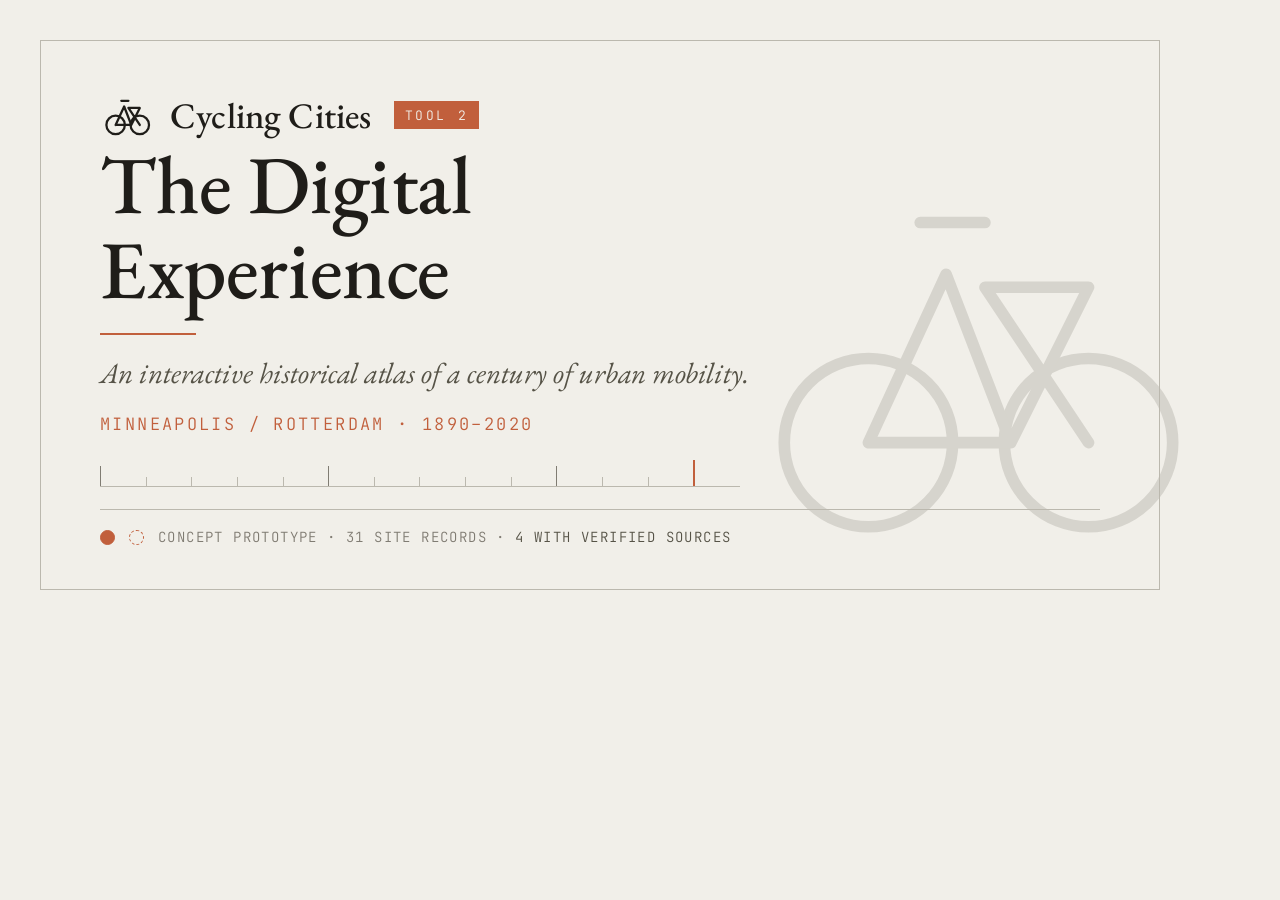
<file: assets/og-card.source.html>
<!doctype html>
<html lang="en">
<head>
<meta charset="UTF-8" />
<link rel="preconnect" href="https://fonts.googleapis.com" />
<link rel="preconnect" href="https://fonts.gstatic.com" crossorigin />
<link href="https://fonts.googleapis.com/css2?family=EB+Garamond:ital,wght@0,400;0,500;1,400;1,500&family=JetBrains+Mono:wght@400;500&family=Noto+Sans+TC:wght@300;400&display=swap" rel="stylesheet" />
<style>
  :root{
    --paper:#F1EFE9; --paper-2:#EAE8E2; --mist:#D6D3CB; --stone:#BBB8AE;
    --ash:#807C73; --graphite:#565347; --ink:#1F1D19; --vermilion:#C15F3C;
    --en-serif:'EB Garamond',Georgia,serif;
    --mono:'JetBrains Mono','Courier New',monospace;
    --sans:'Noto Sans TC',system-ui,sans-serif;
  }
  *{box-sizing:border-box;margin:0;padding:0}
  html,body{width:1200px;height:630px}
  body{background:var(--paper);color:var(--ink);font-family:var(--sans);
       font-weight:300;overflow:hidden;position:relative}

  /* paper grain, same recipe as the site */
  .grain{position:absolute;inset:0;pointer-events:none;z-index:6;opacity:.45;
    background-image:radial-gradient(var(--stone) .5px,transparent .5px);
    background-size:4px 4px;mix-blend-mode:multiply}

  /* oversized brand glyph bleeding off the right edge */
  .watermark{position:absolute;right:-18px;top:106px;width:492px;height:492px;z-index:1;opacity:.17}
  .watermark svg{width:100%;height:100%;fill:none;stroke:var(--graphite);
    stroke-width:.9;stroke-linecap:round;stroke-linejoin:round}

  .frame{position:absolute;inset:40px;border:1px solid var(--stone);z-index:2}

  .sheet{position:absolute;inset:40px;z-index:5;padding:48px 60px 44px;
         display:flex;flex-direction:column}

  /* ---------- brand lockup ---------- */
  .brand{display:flex;align-items:center;gap:16px}
  .brand svg{width:54px;height:54px;fill:none;stroke:var(--ink);
    stroke-width:1.6;stroke-linecap:round;stroke-linejoin:round}
  .brand b{font-family:var(--en-serif);font-size:36px;font-weight:500;letter-spacing:.005em}
  .tool{margin-left:6px;font-family:var(--mono);font-size:13px;letter-spacing:.2em;
    text-transform:uppercase;color:var(--paper);background:var(--vermilion);
    padding:6px 11px 5px;align-self:center}

  /* ---------- display block ---------- */
  .mid{margin-top:auto}
  h1{font-family:var(--en-serif);font-weight:500;font-size:82px;line-height:1.03;
     letter-spacing:-.005em;color:var(--ink)}
  .rule{width:96px;height:2px;background:var(--vermilion);margin:22px 0 19px}
  .lead{font-family:var(--en-serif);font-style:italic;font-size:29px;line-height:1.34;
        color:var(--graphite);max-width:700px}
  .where{margin-top:20px;font-family:var(--mono);font-size:17px;letter-spacing:.14em;
         text-transform:uppercase;color:var(--vermilion)}

  /* ---------- decade ruler ---------- */
  .ruler{margin-top:26px;display:flex;align-items:flex-end;gap:0;height:26px;
         border-bottom:1px solid var(--stone);width:640px}
  .ruler i{flex:1;height:9px;border-left:1px solid var(--stone);display:block}
  .ruler i.major{height:20px;border-left:1px solid var(--ash)}
  .ruler i.last{border-left:2px solid var(--vermilion);height:26px}

  /* ---------- honest status foot ---------- */
  .foot{margin-top:22px;display:flex;align-items:center;gap:14px;
        border-top:1px solid var(--stone);padding-top:18px}
  .dot{width:15px;height:15px;border:1.5px dashed var(--vermilion);
       border-radius:50%;background:var(--paper);flex:0 0 auto}
  .dot.solid{border:1.5px solid var(--vermilion);background:var(--vermilion)}
  .foot span{font-family:var(--mono);font-size:14px;letter-spacing:.1em;
             text-transform:uppercase;color:var(--ash)}
  .foot em{font-style:normal;color:var(--graphite)}
</style>
</head>
<body>
  <div class="watermark" aria-hidden="true">
    <svg viewBox="0 0 38 38"><circle cx="11" cy="26" r="6.5"/><circle cx="28" cy="26" r="6.5"/><path d="M11 26l6-13 5 13m-11 0h11l6-12h-8l8 12M15 9h5"/></svg>
  </div>
  <div class="frame"></div>

  <div class="sheet">
    <div class="brand">
      <svg viewBox="0 0 38 38" aria-hidden="true"><circle cx="11" cy="26" r="6.5"/><circle cx="28" cy="26" r="6.5"/><path d="M11 26l6-13 5 13m-11 0h11l6-12h-8l8 12M15 9h5"/></svg>
      <b>Cycling Cities</b>
      <span class="tool">Tool 2</span>
    </div>

    <div class="mid">
      <h1>The Digital<br>Experience</h1>
      <div class="rule"></div>
      <p class="lead">An interactive historical atlas of a century of urban mobility.</p>
      <p class="where">Minneapolis / Rotterdam &middot; 1890&ndash;2020</p>

      <div class="ruler" aria-hidden="true">
        <i class="major"></i><i></i><i></i><i></i><i></i>
        <i class="major"></i><i></i><i></i><i></i><i></i>
        <i class="major"></i><i></i><i></i><i class="last"></i>
      </div>

      <div class="foot">
        <span class="dot solid" aria-hidden="true"></span>
        <span class="dot" aria-hidden="true"></span>
        <span>Concept prototype &middot; 31 site records &middot; <em>4 with verified sources</em></span>
      </div>
    </div>
  </div>

  <div class="grain"></div>
</body>
</html>
</file>
